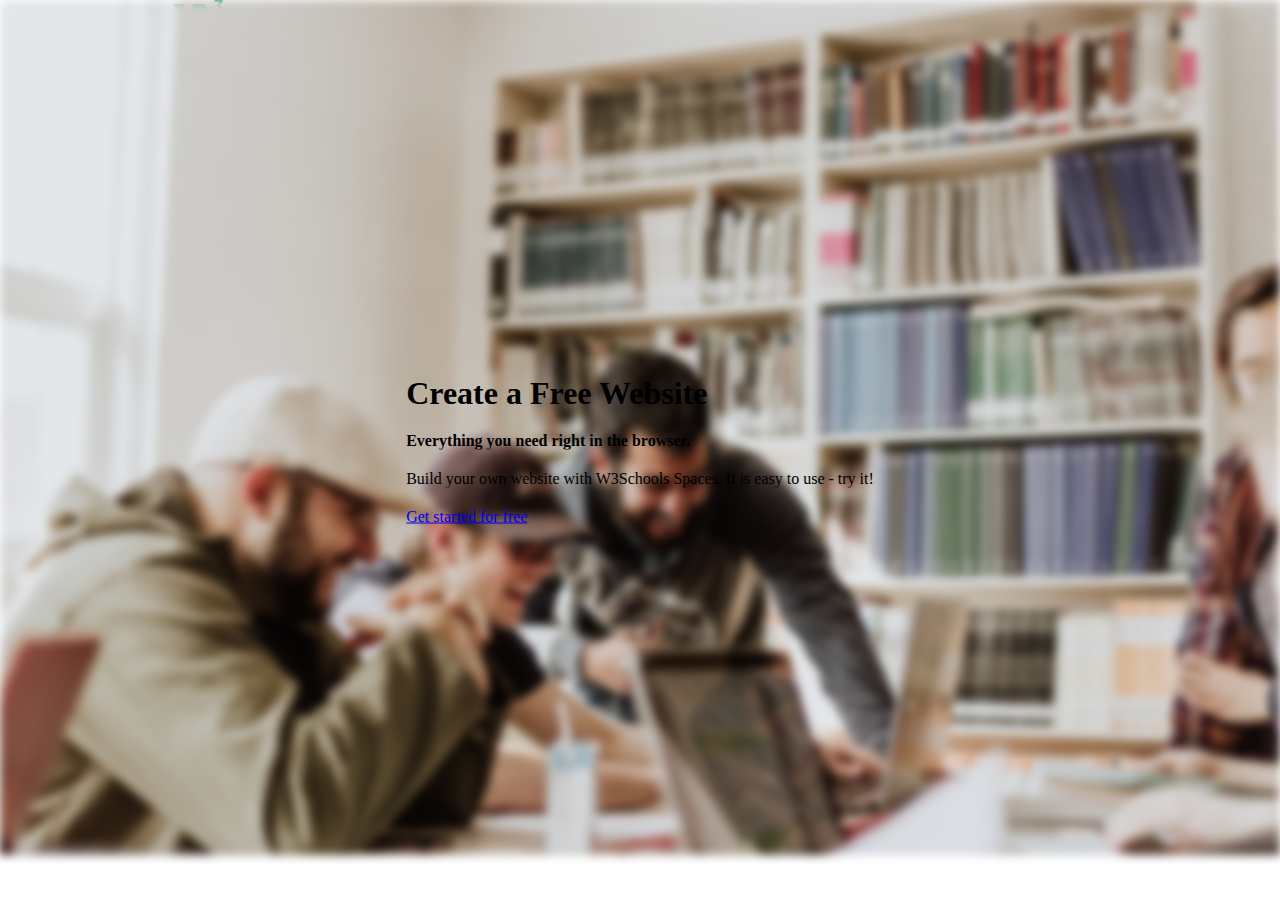
<file: Html/index.html>
<!DOCTYPE html>
<html lang="en">
  <head>
    <meta charset="UTF-8" />
    <meta http-equiv="X-UA-Compatible" content="IE=edge" />
    <meta name="viewport" content="width=device-width, initial-scale=1.0" />
    <title>Document</title>
    <link rel="stylesheet" href="../CSS/style.css" />
  </head>
  <body>
    <div class="logo">
      <img src="../Assets/W3Schools_logo.png" alt="">
      <a href="#">Login</a>
    </div>
    <div class="background-img"></div>
    
      
    <div class="text">
      <h1>Create a Free Website</h1>
      <h4>Everything you need right in the browser.</h4>
      <p>
        Build your own website with W3Schools Spaces. It is easy to use - try
        it!
      </p>
      <a href="#"> Get started for free</a>
    </div>
  </body>
</html>
</file>
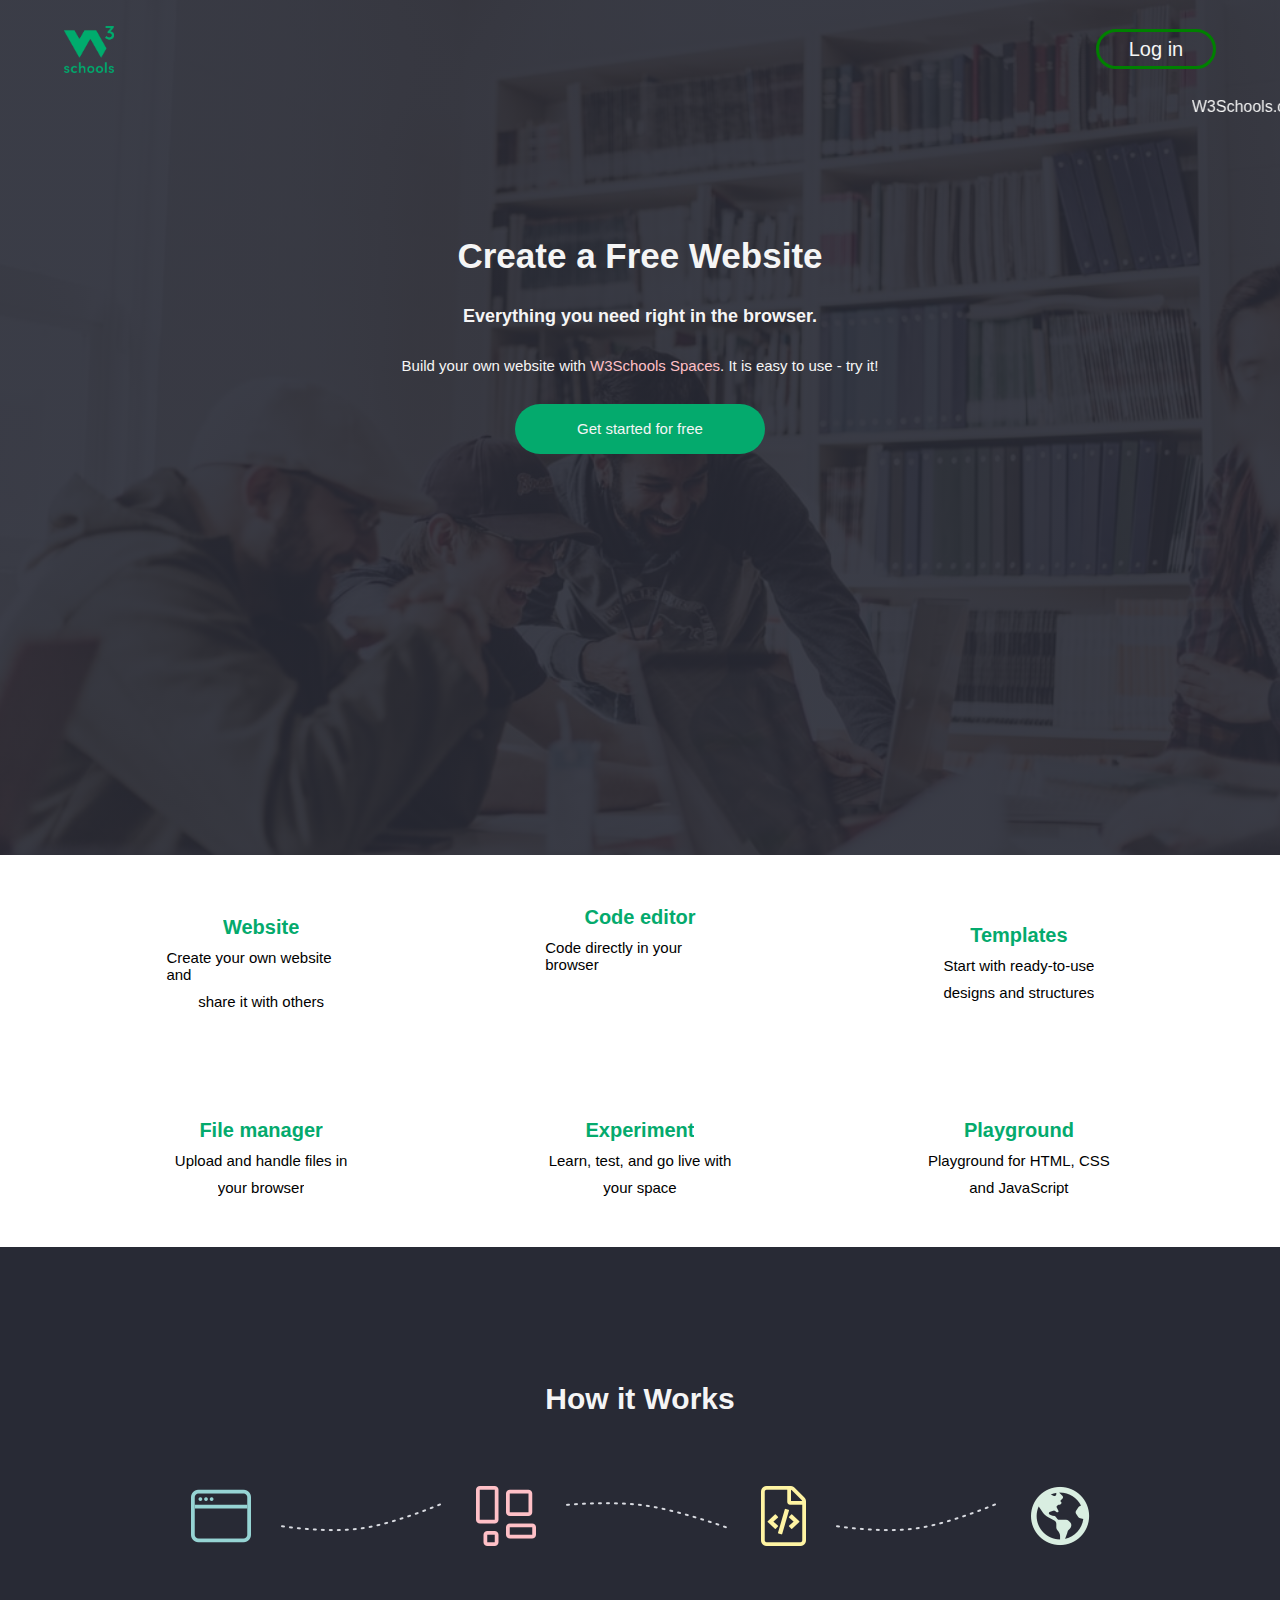
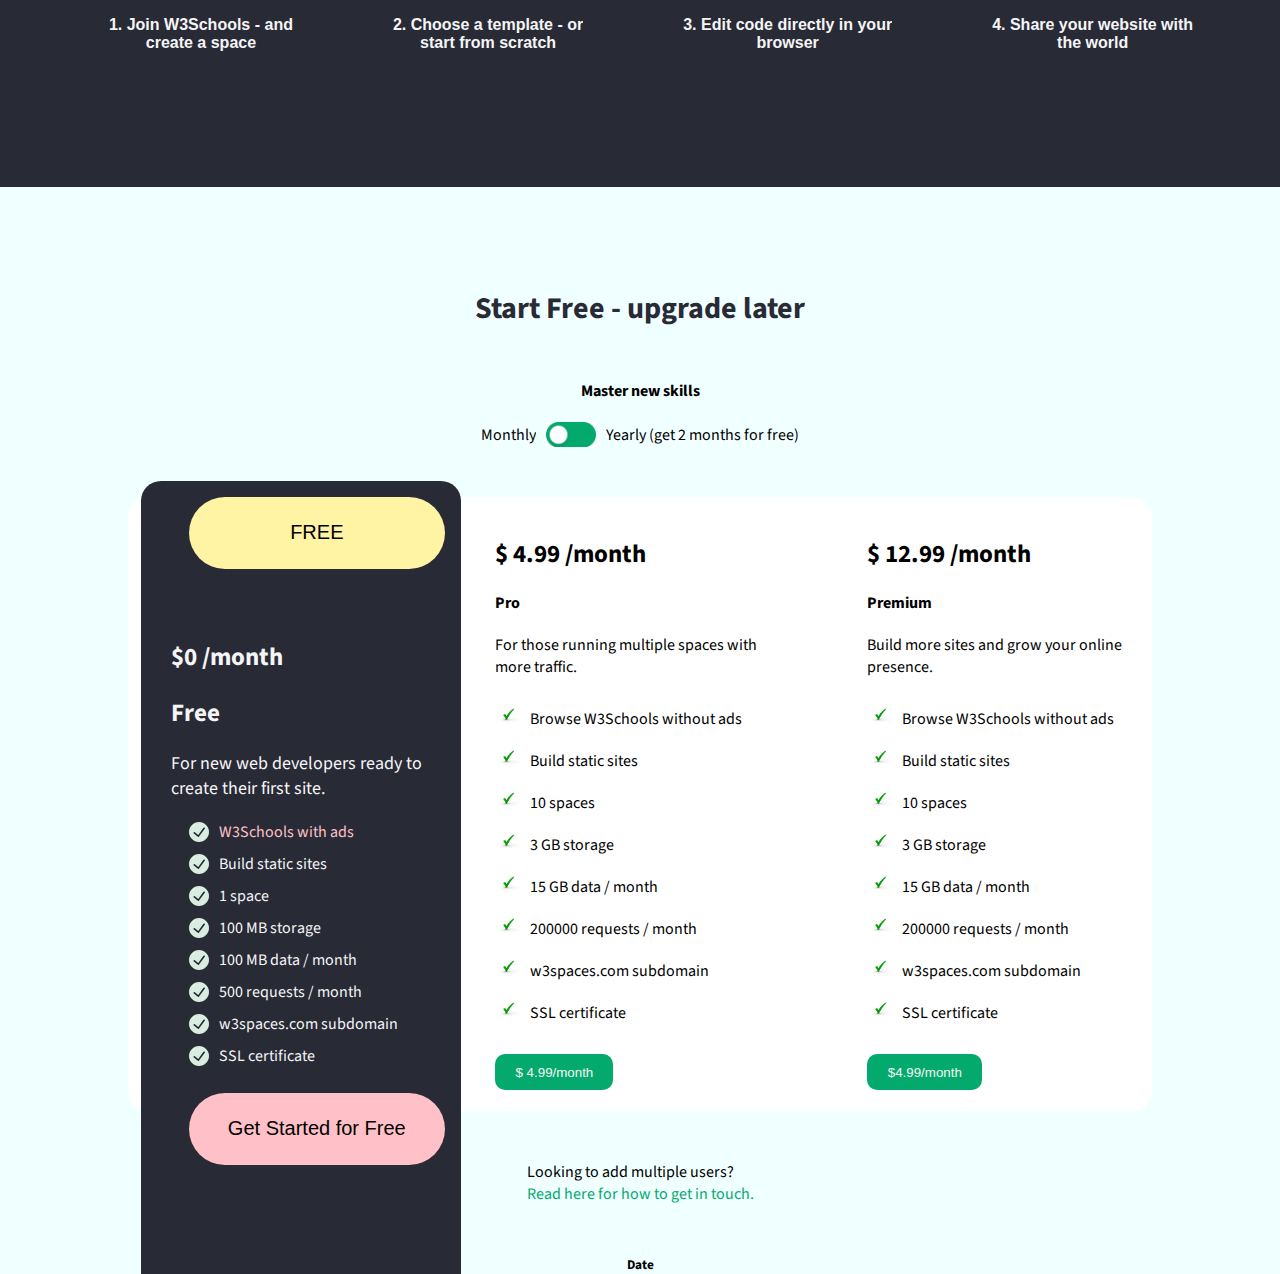
<file: Html/w3.html>
<!DOCTYPE html>
<html lang="en">
  <head>
    <meta charset="UTF-8" />
    <meta http-equiv="X-UA-Compatible" content="IE=edge" />
    <meta name="viewport" content="width=device-width, initial-scale=1.0" />
    <link rel="stylesheet" href="../CSS/w3.css" />
    <title>W3Schools</title>
    <link rel="preconnect" href="https://fonts.googleapis.com">
    <link rel="preconnect" href="https://fonts.gstatic.com" crossorigin>
    <link href="https://fonts.googleapis.com/css2?family=Montserrat:ital@1&family=Source+Sans+Pro:wght@200;400&display=swap" rel="stylesheet">
    <link rel="icon" href="../Assets/../Assets/W3Schools_logo.png">
  </head>
 
    <div class="container">
      <div class="navbar">
        <img src="../Assets/W3Schools_logo.png" alt="" />
        <a href="#a"><p>Log in</p></a>
       
      </div>
    <marquee  scrollamount="10">W3Schools.com</marquee>
      <div class="item">
        <h1>Create a Free Website</h1>
        <h4>Everything you need right in the browser.</h4>
        <p>
          Build your own website with <span> W3Schools Spaces</span>. It is easy to use - try
          it!
        </p>
        <a href="#"><p class="text">Get started for free</p></a>
      </div>
      
    </div>

    <!-- *******************conrainer end***************** -->

    <div class="content">
      <div class="item1">
        <h4>Website</h4>
        <p>Create your own website and</p>
        <p>share it with others</p>
      </div>
      <div class="item1">
        <h4>Code editor</h4>
        <p>Code directly in your browser</p>
        <span>Code directly in your browser</span>
      </div>
      <div class="item1">
        <h4>Templates</h4>
        <p>Start with ready-to-use</p>
        <p>designs and structures</p>
      </div>
      <div class="item1">
        <h4>File manager</h4>
        <p>Upload and handle files in</p>
        <p>your browser</p>
      </div>
      <div class="item1">
        <h4>Experiment</h4>
        <p>Learn, test, and go live with</p>
        <p>your space</p>
      </div>
      <div class="item1">
        <h4>Playground</h4>
        <p>Playground for HTML, CSS</p>
        <p>and JavaScript</p>
      </div>
    </div>
    <!-- **************content end************* -->
    <div class="howitworks">
      <div class="container">
        <h2>How it Works</h2>
        <div class="images">
          <img src="../Assets/img1.png" alt="" />
          <img src="../Assets/img2.png" alt="" / class="a">
          <img src="../Assets/img3.png" alt="" />
          <img src="../Assets/img4.png" alt="" / class="a">
          <img src="../Assets/img5.png" alt="" />
          <img src="../Assets/img6.png" alt="" / class="a">
          <img src="../Assets/img7.png" alt="" />
        </div>

        <div class="data">
          <p>1. Join W3Schools - and <br />create a space</p>
          <p>2. Choose a template - or <br />start from scratch</p>
          <p>3. Edit code directly in your <br />browser</p>
          <p>4. Share your website with <br />the world</p>
        </div>
        <div class="images1">
          <div class="item">
            <img src="../Assets/img1.png" alt="" />
            <p>1. Join W3Schools - and <br />create a space</p>
          </div>
          <br>
          <div class="item">
            <img src="../Assets/img3.png" alt="" />
            <p>2. Choose a template - or <br />start from scratch</p>
          </div>
          <br>
          <div class="item">
            <img src="../Assets/img5.png" alt="" />
            <p>3. Edit code directly in your <br />browser</p>
          </div>
          <br>
          <div class="item">
            <img src="../Assets/img7.png" alt="" />
            <p>4. Share your website with <br />the world</p>
          </div>
        </div>
      </div>
    </div>
     <!-- **************howitworks end************* -->
    <div class="main">
      <h1>Start Free - upgrade later</h1>
      <div class="start">
        <h4>Master new skills</h4>
        <div class="card">
          <p>Monthly</p>
          <img src="../Assets/selector .png" alt="" />
          <p>Yearly (get 2 months for free)</p>
        </div>
      </div>

      <div class="total">
        <div class="price">
          <div class="free">
            <button>FREE</button>
            <div class="text">
            <h2>$0 /month</h2>
            <h3>Free</h3>
            <p>For new web developers ready to <br>create their first site.</p>
          </div>
          <div class="text1">
            <div class="info">
              <img src="../Assets/check.svg" alt="">
              <p><span style="color: #ffc0c7;"> W3Schools with ads</span></p>
            </div>
            <div class="info">
              <img src="../Assets/check.svg" alt="">
              <p>Build static sites</p>
            </div>
            <div class="info">
              <img src="../Assets/check.svg" alt="">
              <p>1 space</p>
            </div>
            <div class="info">
              <img src="../Assets/check.svg" alt="">
              <p>100 MB storage</p>
            </div>
            <div class="info">
              <img src="../Assets/check.svg" alt="">
              <p>100 MB data / month</p>
            </div>
            <div class="info">
              <img src="../Assets/check.svg" alt="">
              <p>500 requests / month</p>
            </div>
            <div class="info">
              <img src="../Assets/check.svg" alt="">
              <p>w3spaces.com subdomain</p>
            </div>
            <div class="info">
              <img src="../Assets/check.svg" alt="">
              <p>SSL certificate</p>
            </div>
            <button class="btn">Get Started for Free</button>
          </div>
          </div>
          <div class="costs">
          <div class="cost">
            <h3>$ 4.99      /month</h3>
            <h4>Pro</h4>
            <p>For those running multiple spaces with<br> more traffic.</p>
          </div>
          <div class="item">
            <div class="info">
              <img src="../Assets/right-symbol.jpg" alt="">
              <p>Browse W3Schools without ads</p>
            </div>
            <div class="info">
              <img src="../Assets/right-symbol.jpg" alt="">
              <p>Build static sites</p>
            </div>
            <div class="info">
              <img src="../Assets/right-symbol.jpg" alt="">
              <p>10 spaces</p>
            </div>
            <div class="info">
              <img src="../Assets/right-symbol.jpg" alt="">
              <p>3 GB storage</p>
            </div>
            <div class="info">
              <img src="../Assets/right-symbol.jpg" alt="">
              <p>15 GB data / month</p>
            </div>
            <div class="info">
              <img src="../Assets/right-symbol.jpg" alt="">
              <p>200000 requests / month</p>
            </div>
            <div class="info">
              <img src="../Assets/right-symbol.jpg" alt="">
              <p>w3spaces.com subdomain</p>
            </div>
            <div class="info">
              <img src="../Assets/right-symbol.jpg" alt="">
              <p>SSL certificate</p>
            </div>
          </div>
          <button>$ 4.99/month</button>
        </div>
        
        <div class="costs">
          <div class="cost">
            <h3>$ 12.99  /month</h3>
            <h4>Premium</h4>
            <p>Build more sites and grow your online<br> presence.</p>
          </div>
          <div class="item">
            <div class="info">
              <img src="../Assets/right-symbol.jpg" alt="">
              <p>Browse W3Schools without ads</p>
            </div>
            <div class="info">
              <img src="../Assets/right-symbol.jpg" alt="">
              <p>Build static sites</p>
            </div>
            <div class="info">
              <img src="../Assets/right-symbol.jpg" alt="">
              <p>10 spaces</p>
            </div>
            <div class="info">
              <img src="../Assets/right-symbol.jpg" alt="">
              <p>3 GB storage</p>
            </div>
            <div class="info">
              <img src="../Assets/right-symbol.jpg" alt="">
              <p>15 GB data / month</p>
            </div>
            <div class="info">
              <img src="../Assets/right-symbol.jpg" alt="">
              <p>200000 requests / month</p>
            </div>
            <div class="info">
              <img src="../Assets/right-symbol.jpg" alt="">
              <p>w3spaces.com subdomain</p>
            </div>
            <div class="info">
              <img src="../Assets/right-symbol.jpg" alt="">
              <p>SSL certificate</p>
            </div>
          </div>
          <button>$4.99/month</button>
        </div>
      </div>
      </div>
      <div class="last">
        <p>Looking to add multiple users?</p>
        <p style="color: #04aa6d;">Read here for how to get in touch.</p>
      </div>
      <h5>Date</h5>
     </div>
   
 
     

  
   <!-- **************main end************* -->
  
   <!-- **************free end************* -->


   <script src="../JavaScript/app.js"></script>
  </body>
</html>
</file>
<file: CSS/style.css>
* {
  margin: 0;
  padding: 0;
  box-sizing: border-box;
  overflow-x: hidden;
}
.logo{
  display: flex;
    align-items: center;
    justify-content: space-around;
    gap: 500px;
    background: transparent;
overflow-y: hidden;
position: relative;
}
.logo img{
    width: 50px;
}

.background-img {
  background-image: url(../Assets/background-img.jpg);
  background-size: cover;
  -webkit-background-size: cover;
  background-repeat: no-repeat;
  background-position: center center;
  width: 100%;
  height: 95vh;
  filter: blur(5px);
  position: absolute;
  top: 0;


}


.text {
  position: absolute;
  top: 50%;
  left: 50%;
  transform: translate(-50%, -50%);
  display: flex;
  flex-direction: column;
  gap: 20px;
}
</file>
